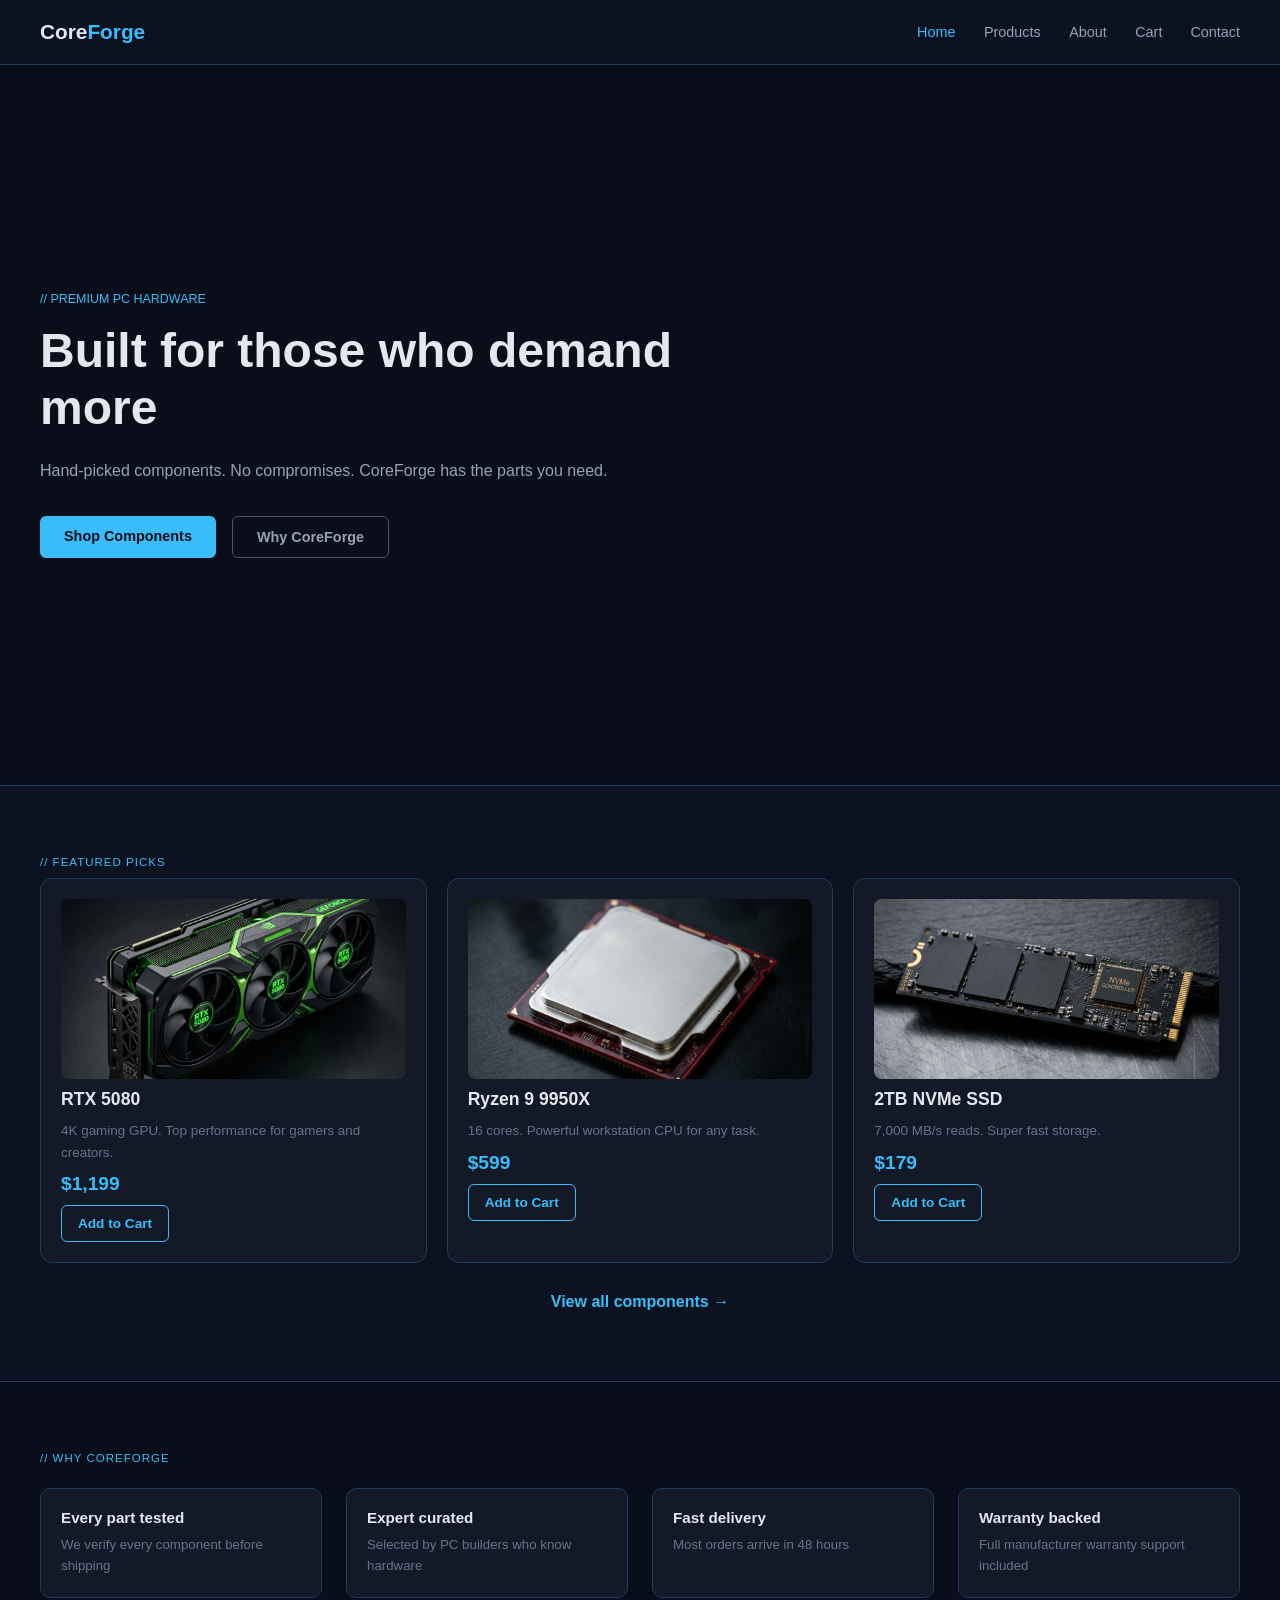
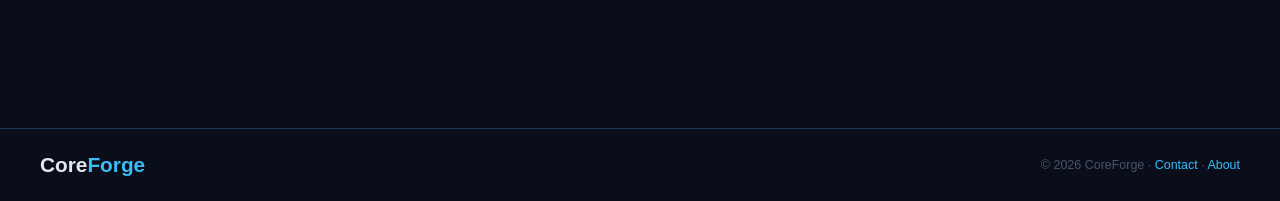
<file: index.html>
<!DOCTYPE html>
<html lang="en">
<head>
  <meta charset="UTF-8">
  <meta name="viewport" content="width=device-width, initial-scale=1.0">
  <title>CoreForge — PC Components</title>
  <link rel="stylesheet" href="css/style.css">
  <link href="https://fonts.googleapis.com/css2?family=Space+Grotesk:wght@300;400;600;700&family=JetBrains+Mono:wght@400;700&display=swap" rel="stylesheet">
  <script src="js/script.js"></script>
</head>
<body>

<header>
  <a href="index.html" class="logo">Core<span>Forge</span></a>
  <nav>
    <a href="index.html" class="active">Home</a>
    <a href="html/products.html">Products</a>
    <a href="html/about.html">About</a>
    <a href="html/cart.html">Cart <span id="cartBadge" class="cart-badge" style="display:none;"></span></a>
    <a href="html/contact.html">Contact</a>
  </nav>
</header>

<section class="home-hero">
  <div class="hero-content">
    <span class="eyebrow">// Premium PC Hardware</span>
    <h1>Built for those who demand more</h1>
    <p class="hero-sub">Hand-picked components. No compromises. CoreForge has the parts you need.</p>
    <div class="hero-cta">
      <a href="html/products.html" class="btn-primary">Shop Components</a>
      <a href="html/about.html" class="btn-ghost">Why CoreForge</a>
    </div>
  </div>
</section>

<section class="featured">
  <div class="section-label">// FEATURED PICKS</div>

  <div class="featured-grid">

    <div class="feat-card">
      <img src="images/gpu.png" alt="RTX 5080">
      <h3>RTX 5080</h3>
      <p>4K gaming GPU. Top performance for gamers and creators.</p>
      <div class="feat-price">$1,199</div>
      <button onclick="addToCart('RTX 5080', 1199)">Add to Cart</button>
    </div>

    <div class="feat-card">
      <img src="images/cpu.png" alt="Ryzen 9 9950X">
      <h3>Ryzen 9 9950X</h3>
      <p>16 cores. Powerful workstation CPU for any task.</p>
      <div class="feat-price">$599</div>
      <button onclick="addToCart('Ryzen 9 9950X', 599)">Add to Cart</button>
    </div>

    <div class="feat-card">
      <img src="images/storage.png" alt="2TB NVMe SSD">
      <h3>2TB NVMe SSD</h3>
      <p>7,000 MB/s reads. Super fast storage.</p>
      <div class="feat-price">$179</div>
      <button onclick="addToCart('2TB NVMe SSD', 179)">Add to Cart</button>
    </div>

  </div>

  <div class="see-all">
    <a href="html/products.html">View all components →</a>
  </div>
</section>


<section class="why">
  <div class="section-label">// WHY COREFORGE</div>

  <div class="why-grid">
    <div class="why-item">
      <h4>Every part tested</h4>
      <p>We verify every component before shipping</p>
    </div>
    <div class="why-item">
      <h4>Expert curated</h4>
      <p>Selected by PC builders who know hardware</p>
    </div>
    <div class="why-item">
      <h4>Fast delivery</h4>
      <p>Most orders arrive in 48 hours</p>
    </div>
    <div class="why-item">
      <h4>Warranty backed</h4>
      <p>Full manufacturer warranty support included</p>
    </div>
  </div>
</section>

<footer>
  <div class="footer-inner">
    <span class="logo">Core<span>Forge</span></span>
    <p>© 2026 CoreForge · <a href="html/contact.html">Contact</a> · <a href="html/about.html">About</a></p>
  </div>
</footer>

</body>
</html>
</file>
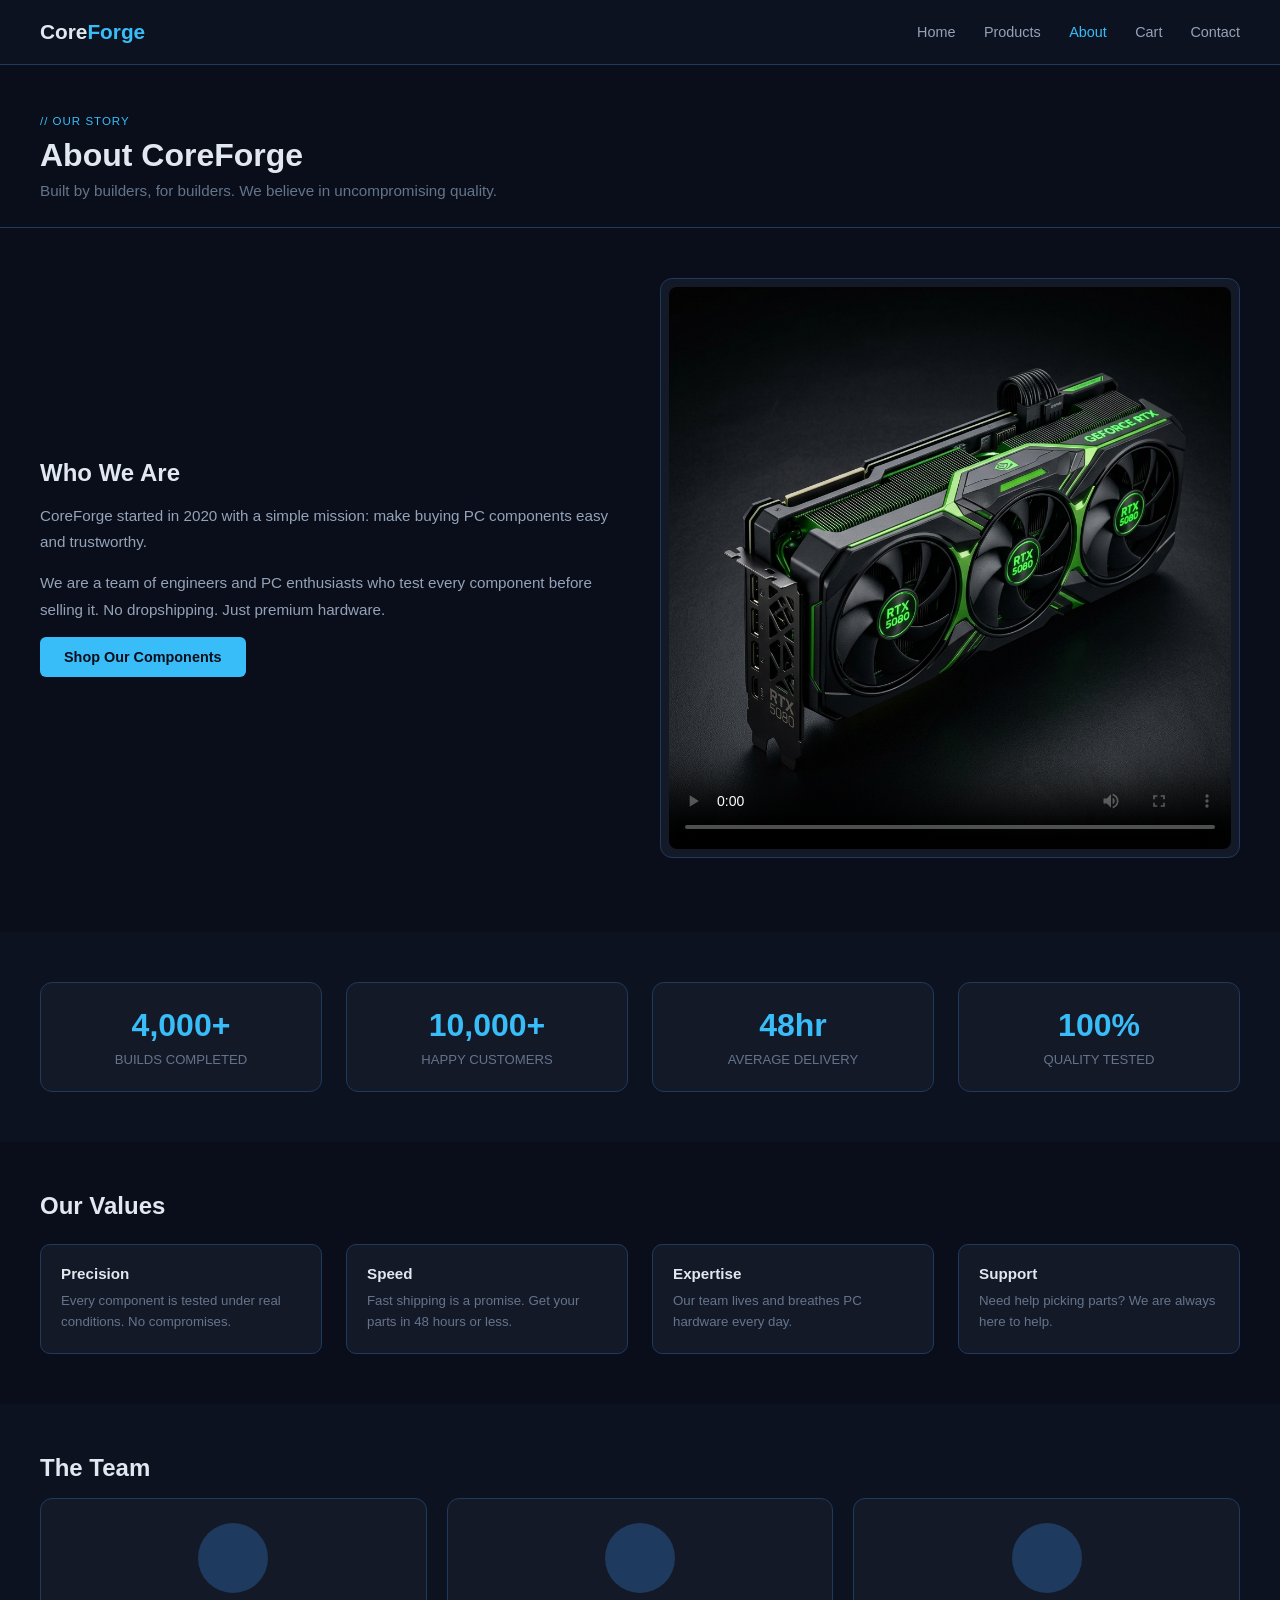
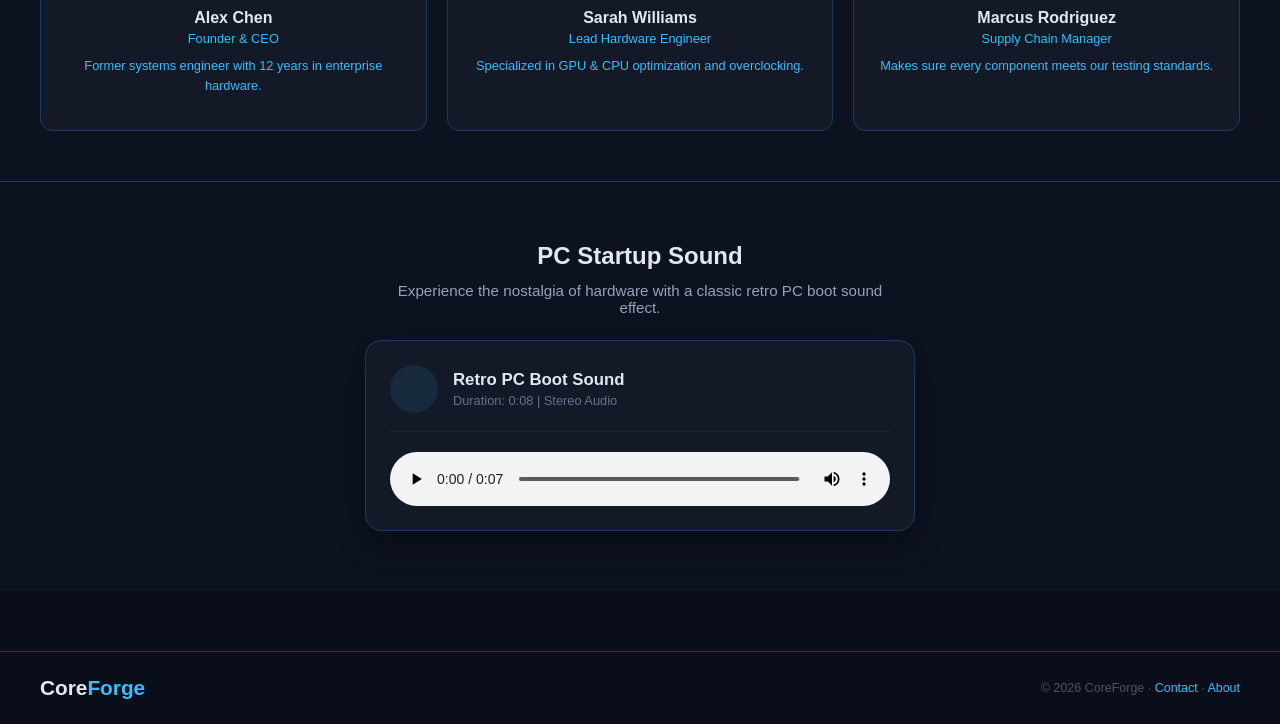
<file: html/about.html>
<!DOCTYPE html>
<html lang="en">
<head>
  <meta charset="UTF-8">
  <meta name="viewport" content="width=device-width, initial-scale=1.0">
  <title>About — CoreForge</title>
  <link rel="stylesheet" href="../css/style.css">
  <link href="https://fonts.googleapis.com/css2?family=Space+Grotesk:wght@300;400;600;700&family=JetBrains+Mono:wght@400;700&display=swap" rel="stylesheet">
  <script src="../js/script.js"></script>
</head>
<body>

<header>
  <a href="../index.html" class="logo">Core<span>Forge</span></a>
  <nav>
    <a href="../index.html">Home</a>
    <a href="products.html">Products</a>
    <a href="about.html" class="active">About</a>
    <a href="cart.html">Cart <span id="cartBadge" class="cart-badge" style="display:none;"></span></a>
    <a href="contact.html">Contact</a>
  </nav>
</header>

<div class="page-header">
  <div class="section-label">// OUR STORY</div>
  <h1>About CoreForge</h1>
  <p class="page-intro">Built by builders, for builders. We believe in uncompromising quality.</p>
</div>

<section class="about-hero">

  <div class="about-content">
    <h2>Who We Are</h2>
    <p>CoreForge started in 2020 with a simple mission: make buying PC components easy and trustworthy.</p>
    <p>We are a team of engineers and PC enthusiasts who test every component before selling it. No dropshipping. Just premium hardware.</p>
    <a href="products.html" class="btn-primary">Shop Our Components</a>
  </div>

  <div class="video-container">
    <video controls poster="../images/gpu.png">
      <source src="../videos/intro.mp4" type="video/mp4">
      Your browser does not support video.
    </video>
  </div>

</section>

<section class="about-stats">
  <div class="stat-box">
    <span class="stat-number">4,000+</span>
    <div class="stat-label">Builds Completed</div>
  </div>
  <div class="stat-box">
    <span class="stat-number">10,000+</span>
    <div class="stat-label">Happy Customers</div>
  </div>
  <div class="stat-box">
    <span class="stat-number">48hr</span>
    <div class="stat-label">Average Delivery</div>
  </div>
  <div class="stat-box">
    <span class="stat-number">100%</span>
    <div class="stat-label">Quality Tested</div>
  </div>
</section>

<section class="about-values">
  <h2>Our Values</h2>
  <div class="values-grid">
    <div class="value-card">
      <h3> Precision</h3>
      <p>Every component is tested under real conditions. No compromises.</p>
    </div>
    <div class="value-card">
      <h3> Speed</h3>
      <p>Fast shipping is a promise. Get your parts in 48 hours or less.</p>
    </div>
    <div class="value-card">
      <h3> Expertise</h3>
      <p>Our team lives and breathes PC hardware every day.</p>
    </div>
    <div class="value-card">
      <h3> Support</h3>
      <p>Need help picking parts? We are always here to help.</p>
    </div>
  </div>
</section>

<section class="about-team">
  <h2>The Team</h2>
  <div class="team-grid">

    <div class="team-member">
      <div class="member-avatar"></div>
      <h4>Alex Chen</h4>
      <p>Founder &amp; CEO</p>
      <p class="member-bio">Former systems engineer with 12 years in enterprise hardware.</p>
    </div>

    <div class="team-member">
      <div class="member-avatar"></div>
      <h4>Sarah Williams</h4>
      <p>Lead Hardware Engineer</p>
      <p class="member-bio">Specialized in GPU &amp; CPU optimization and overclocking.</p>
    </div>

    <div class="team-member">
      <div class="member-avatar"></div>
      <h4>Marcus Rodriguez</h4>
      <p>Supply Chain Manager</p>
      <p class="member-bio">Makes sure every component meets our testing standards.</p>
    </div>

  </div>
</section>

<section class="about-audio">
  <h2> PC Startup Sound</h2>
  <p>Experience the nostalgia of hardware with a classic retro PC boot sound effect.</p>
  <div class="audio-wrapper">
    <div class="audio-info">
      <div class="audio-icon"></div>
      <div class="audio-meta">
        <h3>Retro PC Boot Sound</h3>
        <span>Duration: 0:08 | Stereo Audio</span>
      </div>
    </div>
    <audio controls>
      <source src="../audio/coreforge-story.mp3" type="audio/mpeg">
      Your browser does not support audio.
    </audio>
  </div>
</section>

<footer>
  <div class="footer-inner">
    <span class="logo">Core<span>Forge</span></span>
    <p>© 2026 CoreForge · <a href="contact.html">Contact</a> · <a href="about.html">About</a></p>
  </div>
</footer>

</body>
</html>
</file>
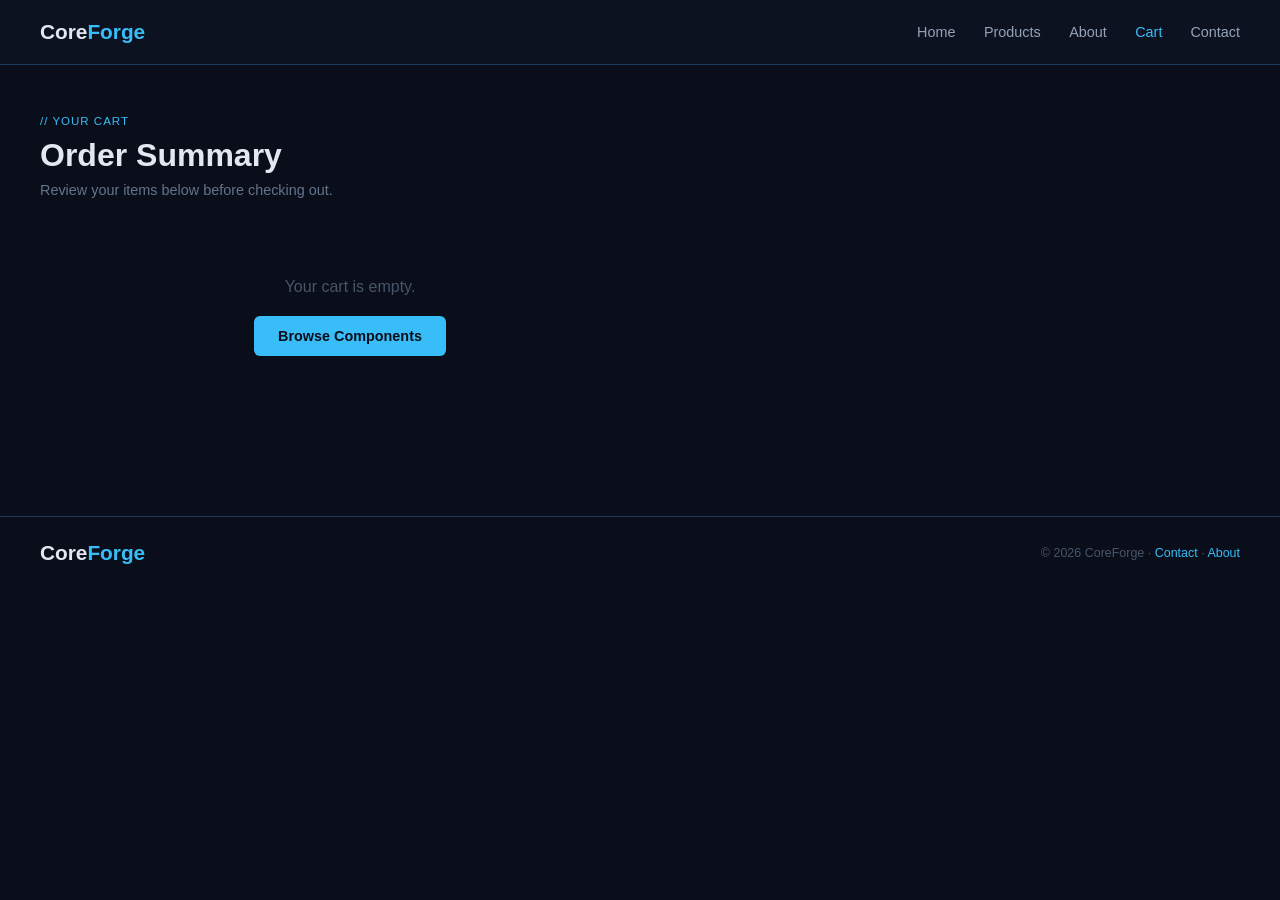
<file: html/cart.html>
<!DOCTYPE html>
<html lang="en">
<head>
  <meta charset="UTF-8">
  <meta name="viewport" content="width=device-width, initial-scale=1.0">
  <title>Cart — CoreForge</title>
  <link rel="stylesheet" href="../css/style.css">
  <link href="https://fonts.googleapis.com/css2?family=Space+Grotesk:wght@300;400;600;700&family=JetBrains+Mono:wght@400;700&display=swap" rel="stylesheet">
  <script src="../js/script.js"></script>
</head>
<body>

<header>
  <a href="../index.html" class="logo">Core<span>Forge</span></a>
  <nav>
    <a href="../index.html">Home</a>
    <a href="products.html">Products</a>
    <a href="about.html">About</a>
    <a href="cart.html" class="active">Cart <span id="cartBadge" class="cart-badge" style="display:none;"></span></a>
    <a href="contact.html">Contact</a>
  </nav>
</header>

<div class="cart-page">
  <div class="section-label">// YOUR CART</div>
  <h1>Order Summary</h1>
  <p>Review your items below before checking out.</p>

  <div class="cart-empty" id="emptyCart" style="display:none;">
    <p>Your cart is empty.</p>
    <a href="products.html" class="btn-primary">Browse Components</a>
  </div>

  <div id="cartContent" style="display:none;">
    <ul id="cartItems"></ul>

    <div class="cart-total-row">
      <span>Total</span>
      <span id="total">$0</span>
    </div>

    <div class="cart-actions">
      <a href="contact.html" class="btn-primary">Proceed to Checkout</a>
      <button onclick="clearCart()" class="btn-danger">Clear Cart</button>
    </div>
  </div>

</div>

<footer>
  <div class="footer-inner">
    <span class="logo">Core<span>Forge</span></span>
    <p>© 2026 CoreForge · <a href="contact.html">Contact</a> · <a href="about.html">About</a></p>
  </div>
</footer>

</body>
</html>
</file>
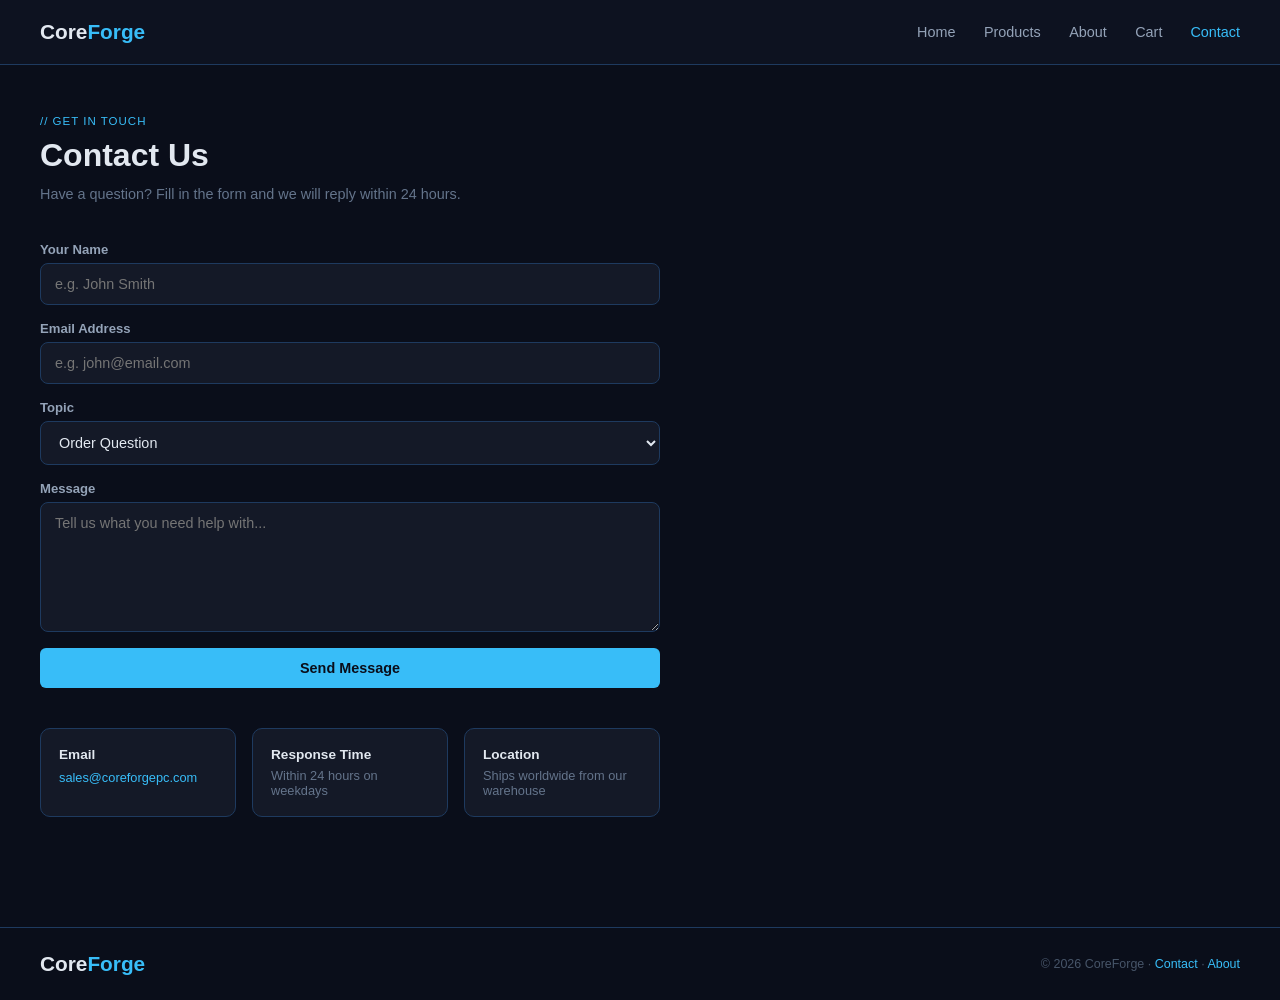
<file: html/contact.html>
<!DOCTYPE html>
<html lang="en">
<head>
  <meta charset="UTF-8">
  <meta name="viewport" content="width=device-width, initial-scale=1.0">
  <title>Contact — CoreForge</title>
  <link rel="stylesheet" href="../css/style.css">
  <link href="https://fonts.googleapis.com/css2?family=Space+Grotesk:wght@300;400;600;700&family=JetBrains+Mono:wght@400;700&display=swap" rel="stylesheet">
  <script src="../js/script.js"></script>
</head>
<body>

<header>
  <a href="../index.html" class="logo">Core<span>Forge</span></a>
  <nav>
    <a href="../index.html">Home</a>
    <a href="products.html">Products</a>
    <a href="about.html">About</a>
    <a href="cart.html">Cart <span id="cartBadge" class="cart-badge" style="display:none;"></span></a>
    <a href="contact.html" class="active">Contact</a>
  </nav>
</header>

<div class="contact-page">
  <div class="section-label">// GET IN TOUCH</div>
  <h1>Contact Us</h1>
  <p>Have a question? Fill in the form and we will reply within 24 hours.</p>

  <form class="contact-form" onsubmit="handleContactForm(event)">

    <div class="form-group">
      <label for="contactName">Your Name</label>
      <input type="text" id="contactName" placeholder="e.g. John Smith" required>
    </div>

    <div class="form-group">
      <label for="contactEmail">Email Address</label>
      <input type="email" id="contactEmail" placeholder="e.g. john@email.com" required>
    </div>

    <div class="form-group">
      <label for="contactTopic">Topic</label>
      <select id="contactTopic">
        <option>Order Question</option>
        <option>Component Compatibility</option>
        <option>Return / Refund</option>
        <option>Other</option>
      </select>
    </div>

    <div class="form-group">
      <label for="contactMessage">Message</label>
      <textarea id="contactMessage" placeholder="Tell us what you need help with..." required></textarea>
    </div>

    <button type="submit" class="btn-primary">Send Message</button>

  </form>

  <div class="success-msg" id="successMsg">
     Message sent! We will get back to you within 24 hours.
  </div>

  <div class="contact-info">
    <div class="info-card">
      <h4> Email</h4>
      <a href="mailto:sales@coreforgepc.com">sales@coreforgepc.com</a>
    </div>
    <div class="info-card">
      <h4> Response Time</h4>
      <p>Within 24 hours on weekdays</p>
    </div>
    <div class="info-card">
      <h4> Location</h4>
      <p>Ships worldwide from our warehouse</p>
    </div>
  </div>

</div>

<footer>
  <div class="footer-inner">
    <span class="logo">Core<span>Forge</span></span>
    <p>© 2026 CoreForge · <a href="contact.html">Contact</a> · <a href="about.html">About</a></p>
  </div>
</footer>

</body>
</html>
</file>
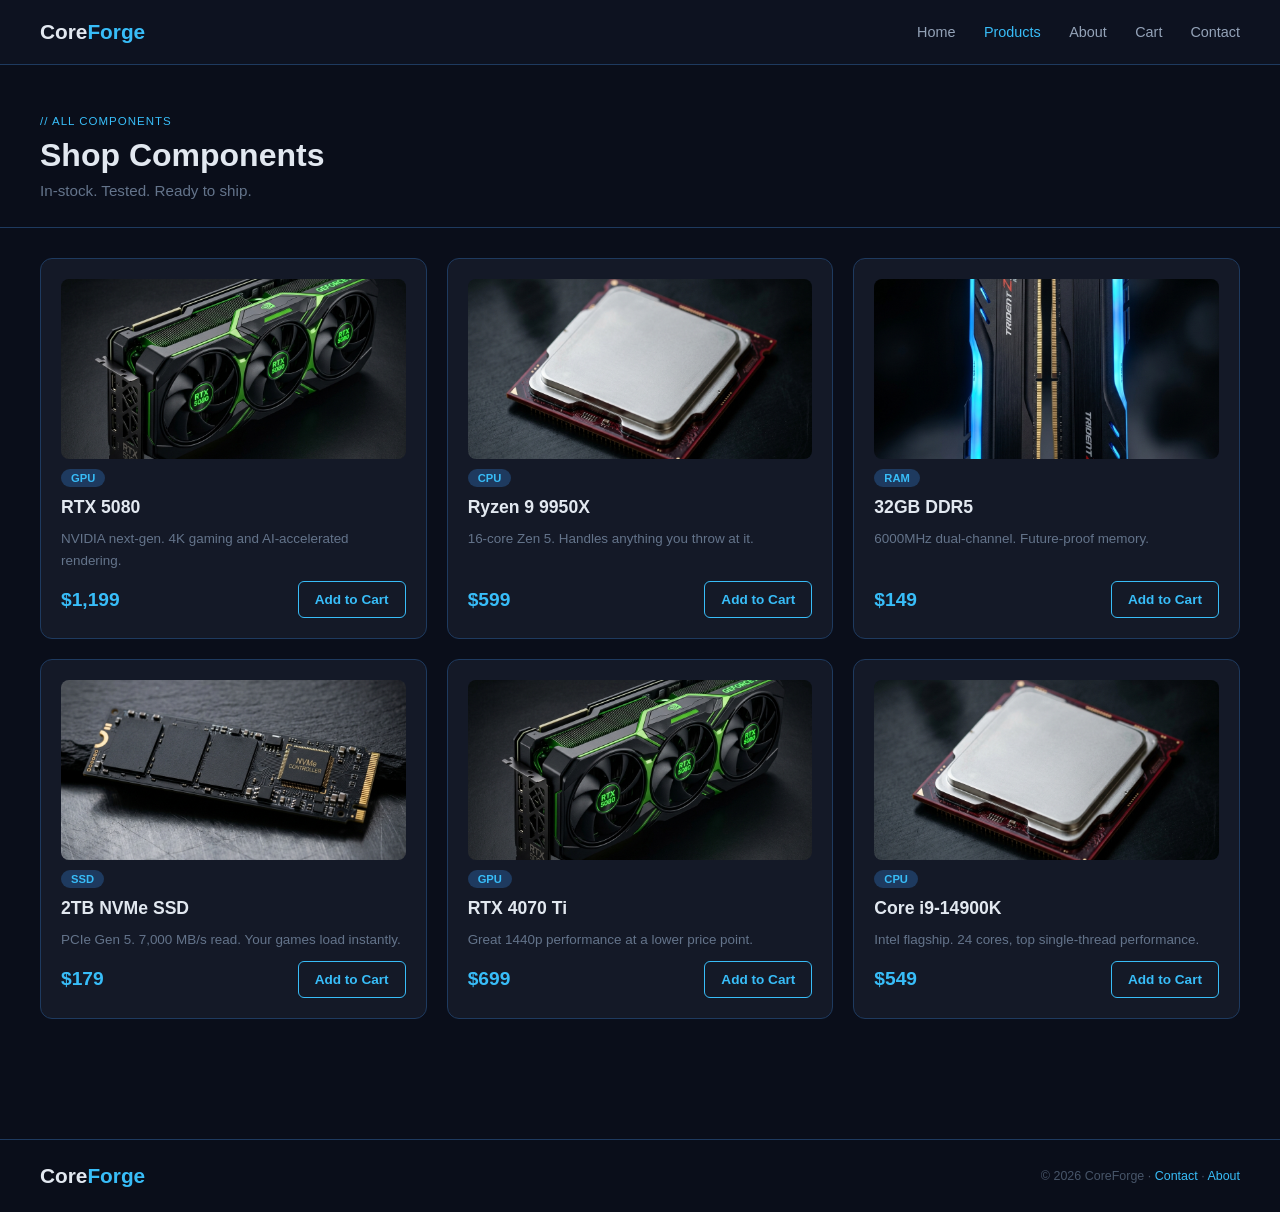
<file: html/products.html>
<!DOCTYPE html>
<html lang="en">
<head>
  <meta charset="UTF-8">
  <meta name="viewport" content="width=device-width, initial-scale=1.0">
  <title>Products — CoreForge</title>
  <link rel="stylesheet" href="../css/style.css">
  <link href="https://fonts.googleapis.com/css2?family=Space+Grotesk:wght@300;400;600;700&family=JetBrains+Mono:wght@400;700&display=swap" rel="stylesheet">
  <script src="../js/script.js"></script>
</head>
<body>

<header>
  <a href="../index.html" class="logo">Core<span>Forge</span></a>
  <nav>
    <a href="../index.html">Home</a>
    <a href="products.html" class="active">Products</a>
    <a href="about.html">About</a>
    <a href="cart.html">Cart <span id="cartBadge" class="cart-badge" style="display:none;"></span></a>
    <a href="contact.html">Contact</a>
  </nav>
</header>

<div class="products-header">
  <div class="section-label">// ALL COMPONENTS</div>
  <h1>Shop Components</h1>
  <p>In-stock. Tested. Ready to ship.</p>
</div>

<div class="products-grid">

  <div class="card">
    <img src="../images/gpu.png" alt="RTX 5080">
    <div class="card-tag">GPU</div>
    <h3>RTX 5080</h3>
    <p>NVIDIA next-gen. 4K gaming and AI-accelerated rendering.</p>
    <div class="card-bottom">
      <span class="price">$1,199</span>
      <button onclick="addToCart('RTX 5080', 1199)">Add to Cart</button>
    </div>
  </div>

  <div class="card">
    <img src="../images/cpu.png" alt="Ryzen 9 9950X">
    <div class="card-tag">CPU</div>
    <h3>Ryzen 9 9950X</h3>
    <p>16-core Zen 5. Handles anything you throw at it.</p>
    <div class="card-bottom">
      <span class="price">$599</span>
      <button onclick="addToCart('Ryzen 9 9950X', 599)">Add to Cart</button>
    </div>
  </div>

  <div class="card">
    <img src="../images/ram.png" alt="32GB DDR5">
    <div class="card-tag">RAM</div>
    <h3>32GB DDR5</h3>
    <p>6000MHz dual-channel. Future-proof memory.</p>
    <div class="card-bottom">
      <span class="price">$149</span>
      <button onclick="addToCart('32GB DDR5 RAM', 149)">Add to Cart</button>
    </div>
  </div>

  <div class="card">
    <img src="../images/storage.png" alt="2TB NVMe SSD">
    <div class="card-tag">SSD</div>
    <h3>2TB NVMe SSD</h3>
    <p>PCIe Gen 5. 7,000 MB/s read. Your games load instantly.</p>
    <div class="card-bottom">
      <span class="price">$179</span>
      <button onclick="addToCart('2TB NVMe SSD', 179)">Add to Cart</button>
    </div>
  </div>

  <div class="card">
    <img src="../images/gpu.png" alt="RTX 4070 Ti">
    <div class="card-tag">GPU</div>
    <h3>RTX 4070 Ti</h3>
    <p>Great 1440p performance at a lower price point.</p>
    <div class="card-bottom">
      <span class="price">$699</span>
      <button onclick="addToCart('RTX 4070 Ti', 699)">Add to Cart</button>
    </div>
  </div>

  <div class="card">
    <img src="../images/cpu.png" alt="Core i9-14900K">
    <div class="card-tag">CPU</div>
    <h3>Core i9-14900K</h3>
    <p>Intel flagship. 24 cores, top single-thread performance.</p>
    <div class="card-bottom">
      <span class="price">$549</span>
      <button onclick="addToCart('Core i9-14900K', 549)">Add to Cart</button>
    </div>
  </div>

</div>

<footer>
  <div class="footer-inner">
    <span class="logo">Core<span>Forge</span></span>
    <p>© 2026 CoreForge · <a href="contact.html">Contact</a> · <a href="about.html">About</a></p>
  </div>
</footer>

</body>
</html>
</file>
<file: css/style.css>
* {
  margin: 0;
  padding: 0;
  box-sizing: border-box;
}

body {
  font-family: Arial, sans-serif;
  background: #0a0e1a;
  color: #e2e8f0;
}

/* ==========================================
   COMMON COMPONENTS
   ========================================== */
.btn-primary, .btn-ghost, .btn-danger {
  padding: 12px 24px;
  border-radius: 6px;
  font-weight: bold;
  font-size: 0.9rem;
  cursor: pointer;
  text-decoration: none;
  display: inline-block;
  transition: all 0.3s ease;
  border: none;
  background: transparent;
}

.btn-primary {
  background: #38bdf8;
  color: #0a0e1a;
}
.btn-primary:hover {
  background: #7dd3fc;
}

.btn-ghost {
  color: #94a3b8;
  border: 1px solid #475569;
}
.btn-ghost:hover {
  color: #38bdf8;
  border-color: #38bdf8;
}

.btn-danger {
  color: #f87171;
  border: 1px solid #f87171;
  padding: 11px 22px;
}
.btn-danger:hover {
  background: #f87171;
  color: #0a0e1a;
}

.section-label {
  font-size: 0.72rem;
  color: #38bdf8;
  margin-bottom: 10px;
  letter-spacing: 1px;
}

.products-header, .page-header {
  padding: 50px 40px 28px;
  border-bottom: 1px solid #1e3a5f;
}

.products-header h1, .page-header h1 {
  font-size: 2rem;
  font-weight: bold;
  margin: 8px 0;
}

.products-header p, .page-intro {
  color: #64748b;
  font-size: 0.95rem;
}

/* ==========================================
   LAYOUT: HEADER & FOOTER
   ========================================== */
header {
  display: flex;
  justify-content: space-between;
  align-items: center;
  padding: 20px 40px;
  background: #0d1220;
  border-bottom: 1px solid #1e3a5f;
  position: sticky;
  top: 0;
  z-index: 100;
}

.logo {
  font-size: 1.3rem;
  font-weight: bold;
  text-decoration: none;
  color: #e2e8f0;
}
.logo span { color: #38bdf8; }

nav a {
  color: #94a3b8;
  text-decoration: none;
  margin-left: 24px;
  font-size: 0.9rem;
}
nav a:hover, nav a.active { color: #38bdf8; }

.cart-badge {
  background: #38bdf8;
  color: #0a0e1a;
  font-size: 0.65rem;
  font-weight: bold;
  padding: 1px 5px;
  border-radius: 10px;
}

footer {
  border-top: 1px solid #1e3a5f;
  padding: 24px 40px;
  margin-top: 60px;
}
.footer-inner {
  display: flex;
  justify-content: space-between;
  align-items: center;
}
footer p {
  font-size: 0.78rem;
  color: #475569;
}
footer a {
  color: #38bdf8;
  text-decoration: none;
}

/* ==========================================
   CARDS (Product & Grid Cards)
   ========================================== */
.feat-card, .card {
  background: #141927;
  border: 1px solid #1e3a5f;
  border-radius: 12px;
  padding: 20px;
  display: flex;
  flex-direction: column;
  gap: 10px;
}
.feat-card:hover, .card:hover { border-color: #38bdf8; }

.feat-card img, .card img {
  width: 100%;
  height: 180px;
  border-radius: 8px;
  object-fit: cover;
}

.feat-card h3, .card h3 {
  font-size: 1.1rem;
  font-weight: bold;
}

.feat-card p, .card p {
  font-size: 0.84rem;
  color: #64748b;
  line-height: 1.6;
}

.feat-price, .price {
  font-size: 1.2rem;
  font-weight: bold;
  color: #38bdf8;
}

.feat-card button, .card button {
  background: transparent;
  border: 1px solid #38bdf8;
  color: #38bdf8;
  padding: 10px 16px;
  border-radius: 6px;
  font-size: 0.85rem;
  font-weight: bold;
  cursor: pointer;
  width: fit-content;
  transition: all 0.3s ease;
}
.feat-card button:hover, .card button:hover {
  background: #38bdf8;
  color: #0a0e1a;
}

.card-tag {
  display: inline-block;
  background: #1e3a5f;
  color: #38bdf8;
  font-size: 0.7rem;
  font-weight: bold;
  padding: 3px 10px;
  border-radius: 20px;
  width: fit-content;
}

.card-bottom {
  display: flex;
  align-items: center;
  justify-content: space-between;
  margin-top: auto;
}

/* ==========================================
   PAGE STYLES
   ========================================== */

/* Home Hero */
.home-hero {
  min-height: 80vh;
  display: flex;
  align-items: center;
  padding: 80px 40px;
}
.hero-content { max-width: 650px; }
.eyebrow {
  font-size: 0.78rem;
  color: #38bdf8;
  text-transform: uppercase;
  margin-bottom: 16px;
  display: block;
}
.hero-content h1 {
  font-size: 3rem;
  font-weight: bold;
  margin-bottom: 20px;
  line-height: 1.2;
}
.hero-sub {
  font-size: 1rem;
  color: #94a3b8;
  line-height: 1.7;
  margin-bottom: 32px;
}
.hero-cta {
  display: flex;
  gap: 16px;
}

/* Grids Setup */
.featured {
  padding: 70px 40px;
  background: #0d1220;
  border-top: 1px solid #1e3a5f;
}
.featured-grid, .products-grid {
  display: grid;
  grid-template-columns: repeat(3, 1fr);
  gap: 20px;
}
.products-grid { padding: 30px 40px 60px; }

.see-all {
  text-align: center;
  margin-top: 30px;
}
.see-all a {
  color: #38bdf8;
  text-decoration: none;
  font-weight: bold;
}

/* Why & Values & Stats Section */
.why {
  padding: 70px 40px;
  border-top: 1px solid #1e3a5f;
}
.why-grid, .values-grid, .about-stats {
  display: grid;
  grid-template-columns: repeat(4, 1fr);
  gap: 24px;
  margin-top: 24px;
}
.why-item, .value-card, .stat-box {
  background: #141927;
  border: 1px solid #1e3a5f;
  border-radius: 10px;
  padding: 20px;
}
.why-item h4, .value-card h3 {
  font-size: 0.95rem;
  margin-bottom: 8px;
}
.why-item p, .value-card p {
  font-size: 0.83rem;
  color: #64748b;
  line-height: 1.6;
}

/* About Page layout */
.about-hero {
  display: grid;
  grid-template-columns: 1fr 1fr;
  gap: 40px;
  padding: 50px 40px;
  align-items: center;
}
.about-content h2, .about-values h2, .about-team h2 {
  font-size: 1.5rem;
  font-weight: bold;
  margin-bottom: 16px;
}
.about-content p {
  color: #94a3b8;
  line-height: 1.75;
  margin-bottom: 14px;
  font-size: 0.95rem;
}
.video-container {
  background: #141927;
  border: 1px solid #1e3a5f;
  border-radius: 12px;
  padding: 8px;
}
.video-container video {
  width: 100%;
  border-radius: 8px;
  display: block;
}

.about-stats, .about-values, .about-team { padding: 50px 40px; }
.about-stats, .about-team { background: #0d1220; }
.stat-box {
  padding: 24px;
  text-align: center;
  border-radius: 12px;
}
.stat-number {
  font-size: 2rem;
  font-weight: bold;
  color: #38bdf8;
  display: block;
  margin-bottom: 8px;
}
.stat-label {
  color: #64748b;
  font-size: 0.82rem;
  text-transform: uppercase;
}

/* Team Grid */
.team-grid {
  display: grid;
  grid-template-columns: repeat(3, 1fr);
  gap: 20px;
}
.team-member {
  background: #141927;
  border: 1px solid #1e3a5f;
  border-radius: 12px;
  padding: 24px;
  text-align: center;
}
.member-avatar {
  width: 70px;
  height: 70px;
  border-radius: 50%;
  background: #1e3a5f;
  margin: 0 auto 16px;
}
.team-member h4 {
  font-size: 1rem;
  margin-bottom: 4px;
}
.team-member > p {
  color: #38bdf8;
  font-size: 0.8rem;
  margin-bottom: 10px;
}
.member-bio {
  font-size: 0.82rem;
  color: #64748b;
  line-height: 1.6;
}

/* Audio Player */
.about-audio {
  padding: 60px 40px;
  display: flex;
  flex-direction: column;
  align-items: center;
  text-align: center;
  background: #0d1220;
  border-top: 1px solid #1e3a5f;
}
.about-audio h2 {
  font-size: 1.5rem;
  font-weight: 600;
  margin-bottom: 12px;
  color: #e2e8f0;
}
.about-audio p {
  color: #94a3b8;
  margin-bottom: 24px;
  font-size: 0.95rem;
  max-width: 500px;
}
.audio-wrapper {
  background: #141927;
  border: 1px solid #1e3a5f;
  padding: 24px;
  border-radius: 16px;
  width: 100%;
  max-width: 550px;
  box-shadow: 0 10px 30px rgba(0, 0, 0, 0.4), 0 0 20px rgba(56, 189, 248, 0.03);
  display: flex;
  flex-direction: column;
  align-items: center;
  gap: 20px;
  transition: transform 0.3s ease, box-shadow 0.3s ease, border-color 0.3s ease;
}
.audio-wrapper:hover {
  transform: translateY(-4px);
  box-shadow: 0 15px 35px rgba(0, 0, 0, 0.5), 0 0 25px rgba(56, 189, 248, 0.08);
  border-color: #38bdf8;
}
.audio-info {
  display: flex;
  align-items: center;
  gap: 15px;
  width: 100%;
  border-bottom: 1px solid rgba(30, 58, 95, 0.5);
  padding-bottom: 18px;
}
.audio-icon {
  background: rgba(56, 189, 248, 0.1);
  color: #38bdf8;
  width: 48px;
  height: 48px;
  border-radius: 50%;
  display: flex;
  align-items: center;
  justify-content: center;
  font-size: 1.5rem;
  flex-shrink: 0;
}
.audio-meta { text-align: left; }
.audio-meta h3 {
  font-size: 1.05rem;
  font-weight: 600;
  color: #e2e8f0;
  margin-bottom: 3px;
}
.audio-meta span {
  font-size: 0.8rem;
  color: #64748b;
  display: block;
}
.about-audio audio {
  width: 100%;
  display: block;
  outline: none;
}

/* Cart Page */
.cart-page {
  padding: 50px 40px;
  max-width: 700px;
}
.cart-page h1 {
  font-size: 2rem;
  font-weight: bold;
  margin-bottom: 8px;
}
.cart-page > p {
  color: #64748b;
  margin-bottom: 30px;
  font-size: 0.9rem;
}
.cart-page ul {
  list-style: none;
  margin-bottom: 20px;
}
.cart-page li {
  display: flex;
  justify-content: space-between;
  align-items: center;
  padding: 14px 0;
  border-bottom: 1px solid #1e3a5f;
  color: #94a3b8;
  font-size: 0.9rem;
}
.cart-item-price {
  color: #38bdf8;
  font-weight: bold;
}
.remove-btn {
  background: none;
  border: none;
  color: #475569;
  cursor: pointer;
  font-size: 0.8rem;
  padding: 4px 8px;
  border-radius: 4px;
}
.remove-btn:hover { color: #f87171; }
.cart-empty {
  text-align: center;
  padding: 50px 0;
  color: #475569;
}
.cart-empty p { margin-bottom: 20px; font-size: 1rem; }
.cart-total-row {
  display: flex;
  justify-content: space-between;
  align-items: center;
  padding: 16px 0;
  font-size: 1rem;
  font-weight: bold;
  border-top: 1px solid #1e3a5f;
  margin-bottom: 20px;
}
.cart-total-row span {
  color: #38bdf8;
  font-size: 1.3rem;
}
.cart-actions {
  display: flex;
  gap: 12px;
}

/* Contact Page */
.contact-page {
  padding: 50px 40px;
  max-width: 700px;
}
.contact-page h1 {
  font-size: 2rem;
  font-weight: bold;
  margin-bottom: 8px;
}
.contact-page > p {
  color: #64748b;
  margin-bottom: 36px;
  font-size: 0.9rem;
  line-height: 1.7;
}
.contact-form {
  display: flex;
  flex-direction: column;
  gap: 16px;
}
.form-group {
  display: flex;
  flex-direction: column;
  gap: 6px;
}
.form-group label {
  font-size: 0.82rem;
  font-weight: bold;
  color: #94a3b8;
}
.form-group input,
.form-group textarea,
.form-group select {
  background: #141927;
  border: 1px solid #1e3a5f;
  border-radius: 8px;
  color: #e2e8f0;
  font-family: Arial, sans-serif;
  font-size: 0.9rem;
  padding: 12px 14px;
  outline: none;
  width: 100%;
}
.form-group input:focus,
.form-group textarea:focus,
.form-group select:focus {
  border-color: #38bdf8;
}
.form-group textarea {
  resize: vertical;
  min-height: 130px;
}
.success-msg {
  background: #0d2a3a;
  border: 1px solid #38bdf8;
  border-radius: 8px;
  padding: 16px 20px;
  color: #38bdf8;
  font-size: 0.9rem;
  display: none;
  margin-top: 12px;
}
.contact-info {
  margin-top: 40px;
  display: grid;
  grid-template-columns: repeat(3, 1fr);
  gap: 16px;
}
.info-card {
  background: #141927;
  border: 1px solid #1e3a5f;
  border-radius: 10px;
  padding: 18px;
}
.info-card h4 {
  font-size: 0.85rem;
  font-weight: bold;
  margin-bottom: 6px;
}
.info-card p,
.info-card a {
  font-size: 0.8rem;
  color: #64748b;
}
.info-card a {
  color: #38bdf8;
  text-decoration: none;
}

@media (max-width: 900px) {
  .featured-grid, .products-grid { grid-template-columns: repeat(2, 1fr); }
  .why-grid, .about-stats, .values-grid, .team-grid { grid-template-columns: repeat(2, 1fr); }
  .about-hero { grid-template-columns: 1fr; }
  .contact-info { grid-template-columns: 1fr; }
}

@media (max-width: 600px) {
  header { flex-direction: column; gap: 12px; padding: 16px 20px; }
  nav a { margin-left: 12px; font-size: 0.8rem; }
  .home-hero { padding: 50px 20px; }
  .hero-content h1 { font-size: 2rem; }
  .hero-cta { flex-direction: column; }
  .featured, .why { padding: 50px 20px; }
  .featured-grid, .why-grid, .products-grid, .about-stats, .values-grid, .team-grid { grid-template-columns: 1fr; }
  .products-grid { padding: 20px; }
  footer { padding: 20px; }
  .footer-inner { flex-direction: column; gap: 8px; text-align: center; }
}
</file>
